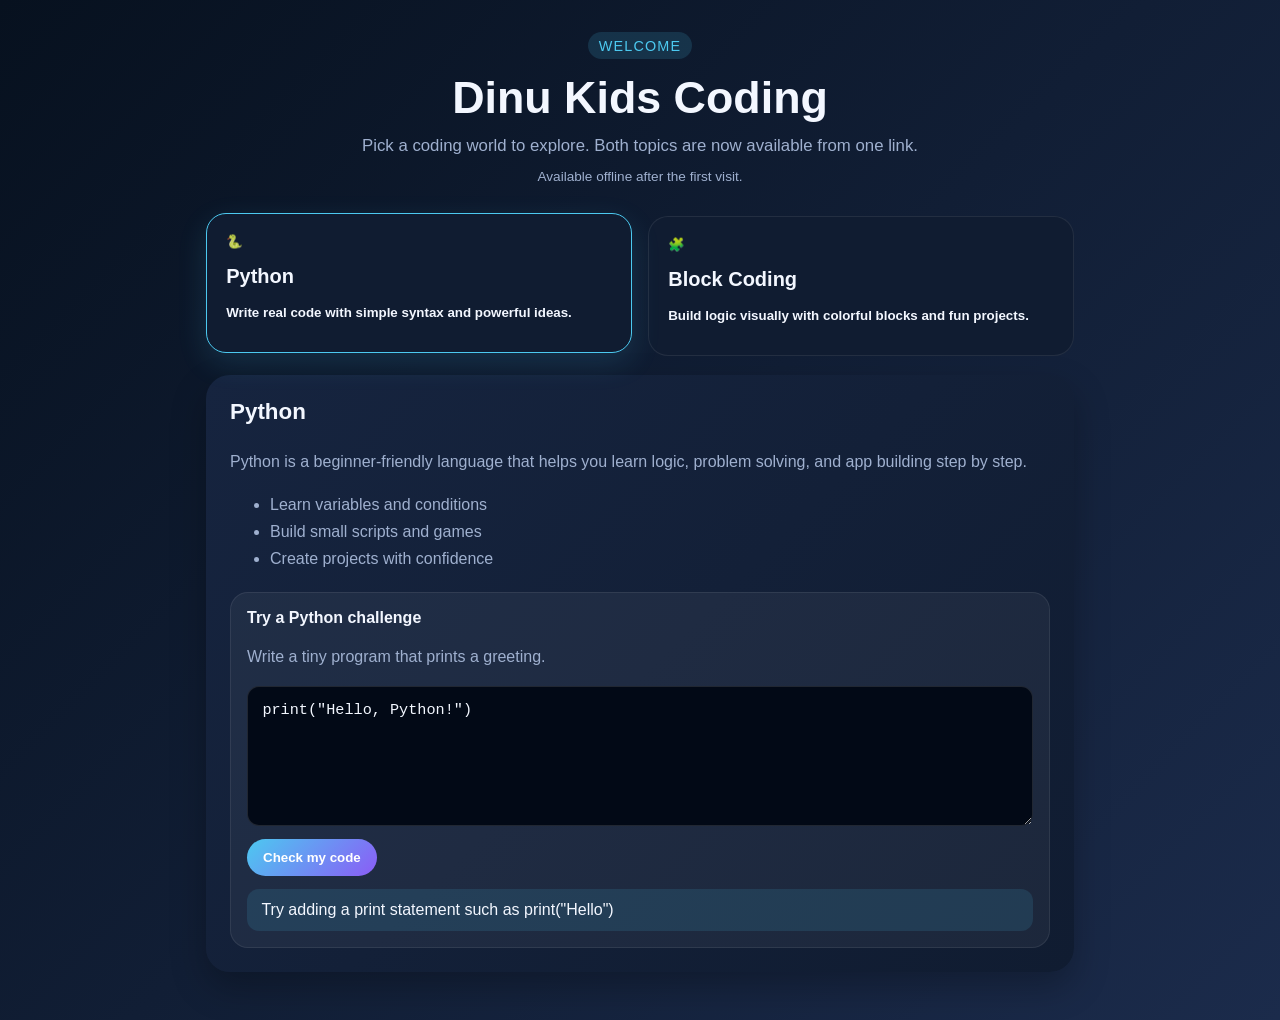
<file: index.html>
<!DOCTYPE html>
<html lang="en">
  <head>
    <meta charset="UTF-8" />
    <meta name="viewport" content="width=device-width, initial-scale=1.0" />
    <meta name="theme-color" content="#07111f" />
    <meta name="apple-mobile-web-app-capable" content="yes" />
    <meta name="apple-mobile-web-app-title" content="Dinu Kids Coding" />
    <title>Dinu Kids Coding</title>
    <link rel="stylesheet" href="styles.css" />
    <link rel="manifest" href="manifest.webmanifest" />
    <link rel="icon" href="icon.svg" type="image/svg+xml" />
    <link rel="apple-touch-icon" href="apple-touch-icon.png" />
  </head>
  <body>
    <div class="app-shell">
      <header class="hero">
        <p class="eyebrow">Welcome</p>
        <h1>Dinu Kids Coding</h1>
        <p class="hero-text">
          Pick a coding world to explore. Both topics are now available from one link.
        </p>
        <button class="install-button" id="install-app" type="button" hidden>
          Install App
        </button>
        <p class="offline-status" id="offline-status" role="status">
          Available offline after the first visit.
        </p>
      </header>

      <main class="main-content">
        <section class="category-selector" aria-label="Coding categories">
          <button class="category-card active" data-category="python">
            <span class="icon">🐍</span>
            <h2>Python</h2>
            <p>Write real code with simple syntax and powerful ideas.</p>
          </button>

          <button class="category-card" data-category="block">
            <span class="icon">🧩</span>
            <h2>Block Coding</h2>
            <p>Build logic visually with colorful blocks and fun projects.</p>
          </button>
        </section>

        <section class="details-panel" id="details-panel" aria-live="polite">
          <h3 id="topic-title">Python</h3>
          <p id="topic-description"></p>
          <ul id="topic-list"></ul>

          <div class="practice-card">
            <h4 id="challenge-title"></h4>
            <p id="challenge-text"></p>

            <div id="block-workspace" class="block-workspace hidden">
              <div class="block-palette">
                <div class="block" draggable="true" data-block="when-start">When Start</div>
                <div class="block" draggable="true" data-block="say-hello">Say Hello</div>
                <div class="block" draggable="true" data-block="repeat">Repeat 2 Times</div>
                <div class="block" draggable="true" data-block="move">Move Forward</div>
              </div>

              <div class="drop-zone" id="drop-zone">
                <p>Drop blocks here to build your program</p>
              </div>
            </div>

            <label class="sr-only" for="code-input">Coding area</label>
            <textarea id="code-input" spellcheck="false"></textarea>

            <div class="actions">
              <button id="run-code" type="button">Check my code</button>
            </div>
            <div id="feedback" class="feedback" role="status">Start typing your code...</div>
          </div>
        </section>
      </main>
    </div>

    <script src="script.js"></script>
  </body>
</html>
</file>
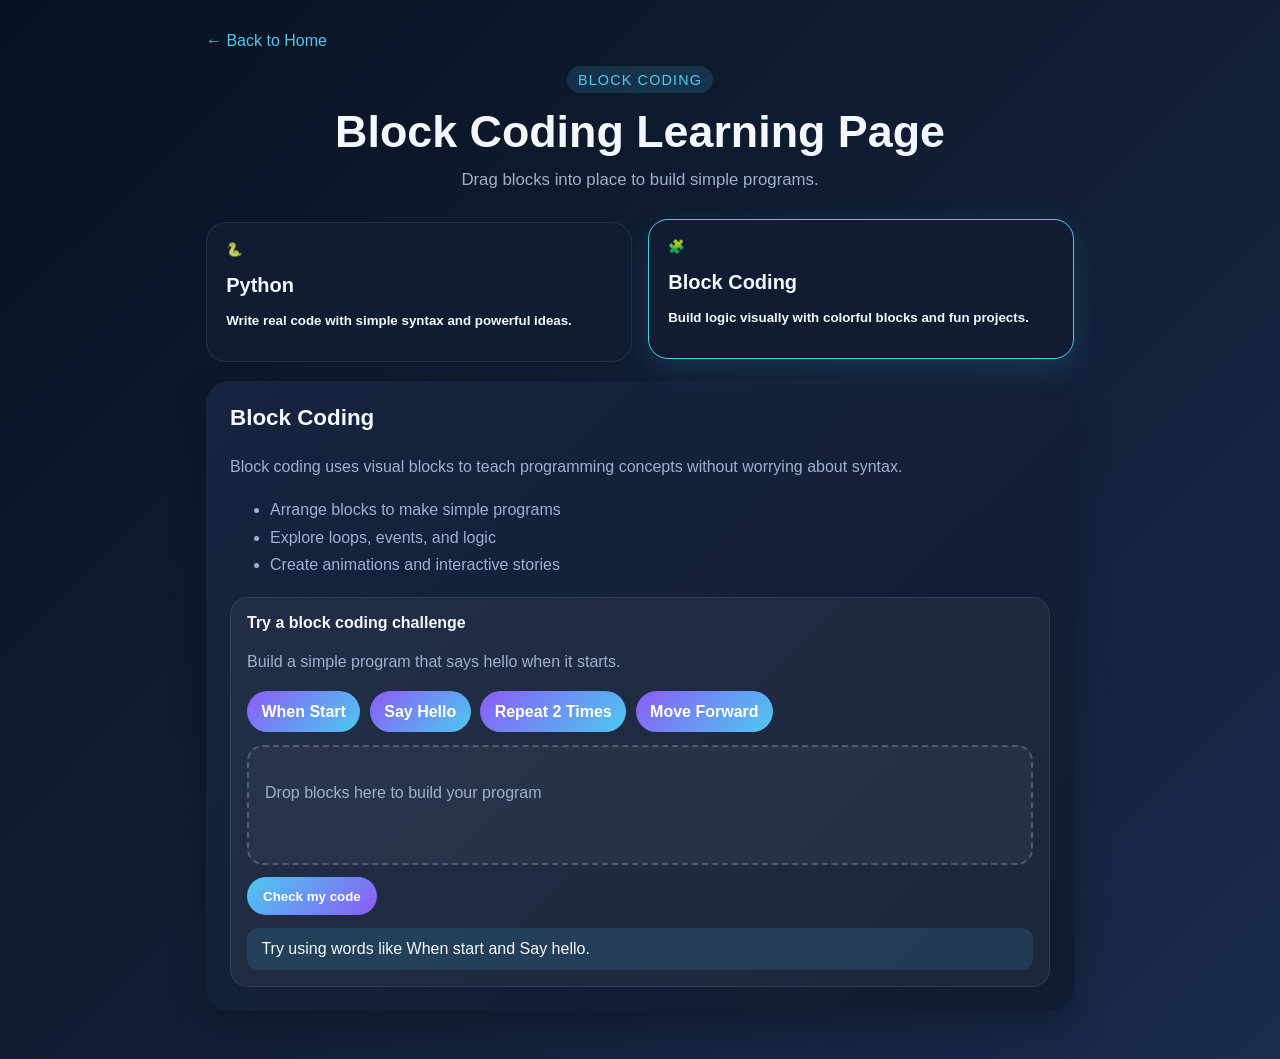
<file: block.html>
<!DOCTYPE html>
<html lang="en">
  <head>
    <meta charset="UTF-8" />
    <meta name="viewport" content="width=device-width, initial-scale=1.0" />
    <title>Block Coding | Dinu Coding App</title>
    <link rel="stylesheet" href="styles.css" />
  </head>
  <body>
    <div class="app-shell">
      <a class="nav-link" href="index.html">← Back to Home</a>
      <header class="hero">
        <p class="eyebrow">Block Coding</p>
        <h1>Block Coding Learning Page</h1>
        <p class="hero-text">Drag blocks into place to build simple programs.</p>
      </header>

      <main class="main-content">
        <section class="category-selector" aria-label="Coding categories">
          <button class="category-card" data-category="python">
            <span class="icon">🐍</span>
            <h2>Python</h2>
            <p>Write real code with simple syntax and powerful ideas.</p>
          </button>

          <button class="category-card active" data-category="block">
            <span class="icon">🧩</span>
            <h2>Block Coding</h2>
            <p>Build logic visually with colorful blocks and fun projects.</p>
          </button>
        </section>

        <section class="details-panel" id="details-panel" aria-live="polite">
          <h3 id="topic-title">Block Coding</h3>
          <p id="topic-description"></p>
          <ul id="topic-list"></ul>

          <div class="practice-card">
            <h4 id="challenge-title"></h4>
            <p id="challenge-text"></p>

            <div id="block-workspace" class="block-workspace">
              <div class="block-palette">
                <div class="block" draggable="true" data-block="when-start">When Start</div>
                <div class="block" draggable="true" data-block="say-hello">Say Hello</div>
                <div class="block" draggable="true" data-block="repeat">Repeat 2 Times</div>
                <div class="block" draggable="true" data-block="move">Move Forward</div>
              </div>

              <div class="drop-zone" id="drop-zone">
                <p>Drop blocks here to build your program</p>
              </div>
            </div>

            <label class="sr-only" for="code-input">Coding area</label>
            <textarea id="code-input" spellcheck="false" style="display:none"></textarea>

            <div class="actions">
              <button id="run-code" type="button">Check my code</button>
            </div>
            <div id="feedback" class="feedback" role="status">Start dragging blocks...</div>
          </div>
        </section>
      </main>
    </div>

    <script src="script.js"></script>
  </body>
</html>
</file>
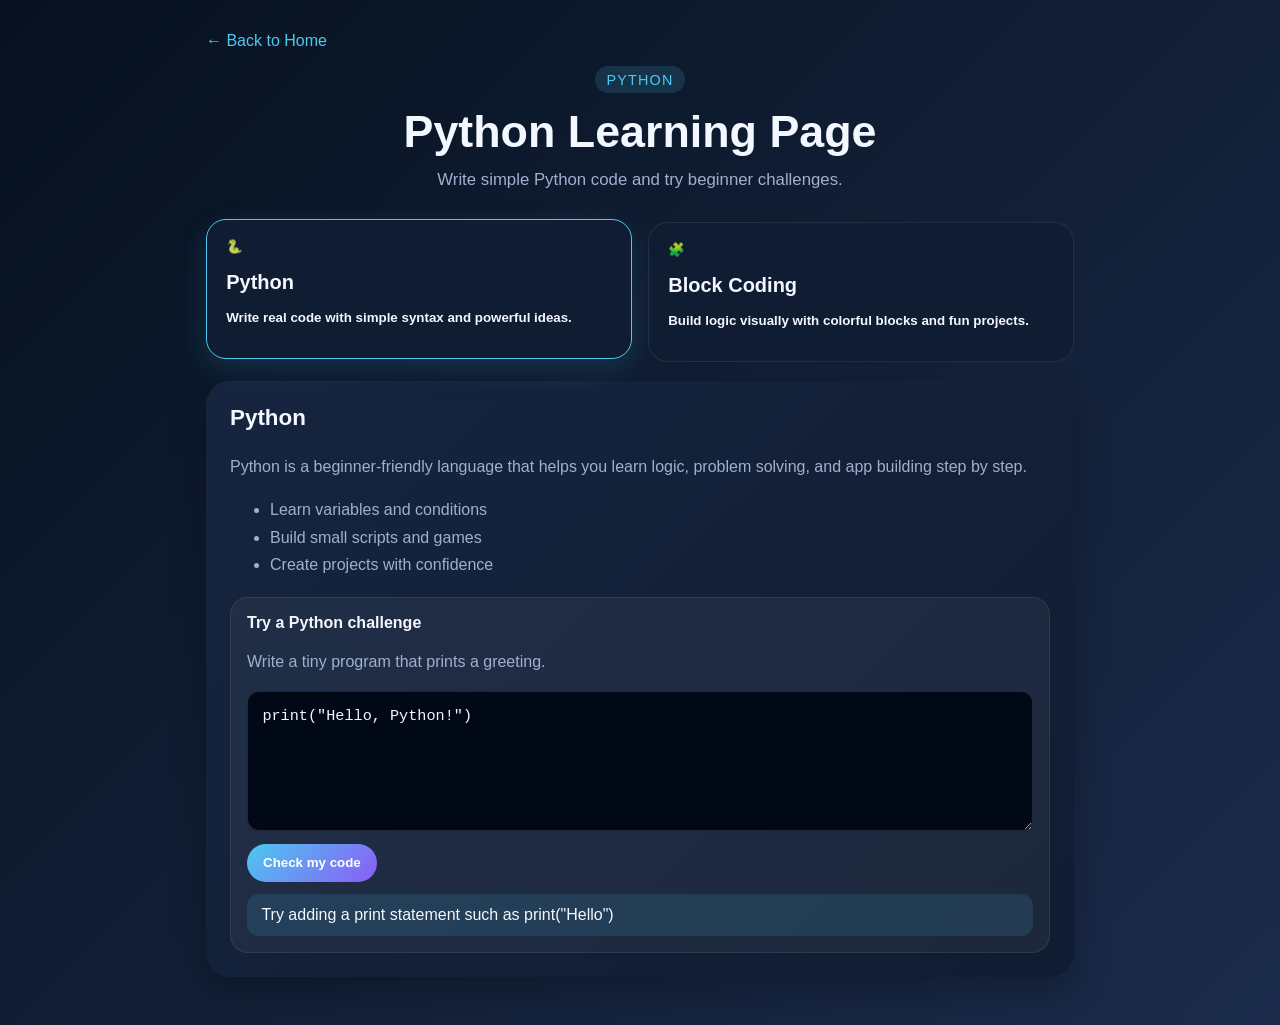
<file: python.html>
<!DOCTYPE html>
<html lang="en">
  <head>
    <meta charset="UTF-8" />
    <meta name="viewport" content="width=device-width, initial-scale=1.0" />
    <title>Python | Dinu Coding App</title>
    <link rel="stylesheet" href="styles.css" />
  </head>
  <body>
    <div class="app-shell">
      <a class="nav-link" href="index.html">← Back to Home</a>
      <header class="hero">
        <p class="eyebrow">Python</p>
        <h1>Python Learning Page</h1>
        <p class="hero-text">Write simple Python code and try beginner challenges.</p>
      </header>

      <main class="main-content">
        <section class="category-selector" aria-label="Coding categories">
          <button class="category-card active" data-category="python">
            <span class="icon">🐍</span>
            <h2>Python</h2>
            <p>Write real code with simple syntax and powerful ideas.</p>
          </button>

          <button class="category-card" data-category="block">
            <span class="icon">🧩</span>
            <h2>Block Coding</h2>
            <p>Build logic visually with colorful blocks and fun projects.</p>
          </button>
        </section>

        <section class="details-panel" id="details-panel" aria-live="polite">
          <h3 id="topic-title">Python</h3>
          <p id="topic-description"></p>
          <ul id="topic-list"></ul>

          <div class="practice-card">
            <h4 id="challenge-title"></h4>
            <p id="challenge-text"></p>

            <div id="block-workspace" class="block-workspace hidden">
              <div class="block-palette">
                <div class="block" draggable="true" data-block="when-start">When Start</div>
                <div class="block" draggable="true" data-block="say-hello">Say Hello</div>
                <div class="block" draggable="true" data-block="repeat">Repeat 2 Times</div>
                <div class="block" draggable="true" data-block="move">Move Forward</div>
              </div>

              <div class="drop-zone" id="drop-zone">
                <p>Drop blocks here to build your program</p>
              </div>
            </div>

            <label class="sr-only" for="code-input">Coding area</label>
            <textarea id="code-input" spellcheck="false"></textarea>

            <div class="actions">
              <button id="run-code" type="button">Check my code</button>
            </div>
            <div id="feedback" class="feedback" role="status">Start typing your code...</div>
          </div>
        </section>
      </main>
    </div>

    <script src="script.js"></script>
  </body>
</html>
</file>
<file: styles.css>
:root {
  color-scheme: dark;
  --bg: #07111f;
  --panel: #101c31;
  --panel-2: #16243f;
  --text: #f3f7ff;
  --muted: #9fb0cf;
  --accent: #4cc9f0;
  --accent-2: #8b5cf6;
}

* {
  box-sizing: border-box;
}

body {
  margin: 0;
  font-family: Inter, "Segoe UI", sans-serif;
  background: linear-gradient(135deg, var(--bg), #1b2b4b);
  color: var(--text);
  min-height: 100vh;
}

.app-shell {
  max-width: 900px;
  margin: 0 auto;
  padding: 2rem 1rem 3rem;
}

.hero {
  text-align: center;
  margin-bottom: 2rem;
}

.eyebrow {
  display: inline-block;
  padding: 0.35rem 0.7rem;
  margin: 0 0 0.8rem;
  border-radius: 999px;
  background: rgba(76, 201, 240, 0.15);
  color: var(--accent);
  font-size: 0.9rem;
  letter-spacing: 0.08em;
  text-transform: uppercase;
}

h1 {
  font-size: clamp(2rem, 4vw, 2.8rem);
  margin: 0;
}

.hero-text {
  color: var(--muted);
  font-size: 1.05rem;
  max-width: 600px;
  margin: 0.8rem auto 0;
}

.install-button {
  margin-top: 1rem;
}

.offline-status {
  color: var(--muted);
  font-size: 0.85rem;
}

.home-grid {
  display: grid;
  grid-template-columns: repeat(2, minmax(0, 1fr));
  gap: 1rem;
}

.home-card {
  display: block;
  text-decoration: none;
  background: var(--panel);
  border: 1px solid rgba(255, 255, 255, 0.08);
  border-radius: 24px;
  padding: 1.5rem;
  color: var(--text);
  transition: transform 180ms ease, border-color 180ms ease;
}

.home-card:hover {
  transform: translateY(-3px);
  border-color: var(--accent);
}

.home-card .icon {
  font-size: 2rem;
}

.home-card h2 {
  margin: 0.6rem 0 0.3rem;
}

.home-card p {
  margin: 0;
  color: var(--muted);
  line-height: 1.6;
}

.nav-link {
  display: inline-block;
  margin-bottom: 1rem;
  color: var(--accent);
  text-decoration: none;
}

.category-selector {
  display: grid;
  grid-template-columns: repeat(2, minmax(0, 1fr));
  gap: 1rem;
  margin-bottom: 1.2rem;
}

.category-card {
  background: var(--panel);
  border: 1px solid rgba(255, 255, 255, 0.08);
  border-radius: 20px;
  padding: 1.2rem;
  text-align: left;
  color: inherit;
  cursor: pointer;
  transition: transform 180ms ease, border-color 180ms ease, box-shadow 180ms ease;
}

.category-card:hover,
.category-card.active {
  transform: translateY(-3px);
  border-color: var(--accent);
  box-shadow: 0 10px 30px rgba(76, 201, 240, 0.14);
}

.details-panel {
  background: linear-gradient(135deg, var(--panel-2), var(--panel));
  border-radius: 24px;
  padding: 1.5rem;
  box-shadow: 0 15px 35px rgba(0, 0, 0, 0.25);
}

.details-panel h3 {
  margin-top: 0;
  font-size: 1.4rem;
}

.details-panel p,
.details-panel li {
  color: var(--muted);
  line-height: 1.7;
}

.practice-card {
  margin-top: 1.2rem;
  padding: 1rem;
  border-radius: 18px;
  background: rgba(255, 255, 255, 0.05);
  border: 1px solid rgba(255, 255, 255, 0.08);
}

.practice-card h4 {
  margin: 0 0 0.35rem;
}

.block-workspace {
  margin-top: 0.8rem;
  display: grid;
  gap: 0.8rem;
}

.block-workspace.hidden {
  display: none;
}

.block-palette {
  display: flex;
  flex-wrap: wrap;
  gap: 0.6rem;
}

.block {
  padding: 0.7rem 0.9rem;
  border-radius: 999px;
  background: linear-gradient(135deg, #8b5cf6, #4cc9f0);
  color: white;
  cursor: grab;
  font-weight: 600;
}

.drop-zone {
  min-height: 120px;
  border: 2px dashed rgba(255, 255, 255, 0.2);
  border-radius: 16px;
  padding: 1rem;
  background: rgba(255, 255, 255, 0.04);
}

.drop-zone .placed-block {
  display: inline-block;
  margin: 0.3rem;
  padding: 0.55rem 0.8rem;
  border-radius: 999px;
  background: #1d4ed8;
  color: white;
}

textarea {
  width: 100%;
  min-height: 140px;
  margin-top: 0.8rem;
  padding: 0.9rem;
  border: 1px solid rgba(255, 255, 255, 0.12);
  border-radius: 12px;
  background: #020916;
  color: var(--text);
  font-family: "SFMono-Regular", Consolas, monospace;
  font-size: 0.95rem;
  resize: vertical;
}

.actions {
  margin-top: 0.8rem;
}

button {
  border: none;
  border-radius: 999px;
  padding: 0.7rem 1rem;
  background: linear-gradient(135deg, var(--accent), var(--accent-2));
  color: white;
  font-weight: 600;
  cursor: pointer;
}

.feedback {
  margin-top: 0.8rem;
  padding: 0.75rem 0.9rem;
  border-radius: 12px;
  background: rgba(76, 201, 240, 0.12);
  color: var(--text);
}

.feedback.success {
  background: rgba(34, 197, 94, 0.18);
  color: #d9fbe3;
}

.sr-only {
  position: absolute;
  width: 1px;
  height: 1px;
  padding: 0;
  margin: -1px;
  overflow: hidden;
  clip: rect(0, 0, 0, 0);
  white-space: nowrap;
  border: 0;
}

@media (max-width: 700px) {
  .home-grid,
  .category-selector {
    grid-template-columns: 1fr;
  }
}
</file>
